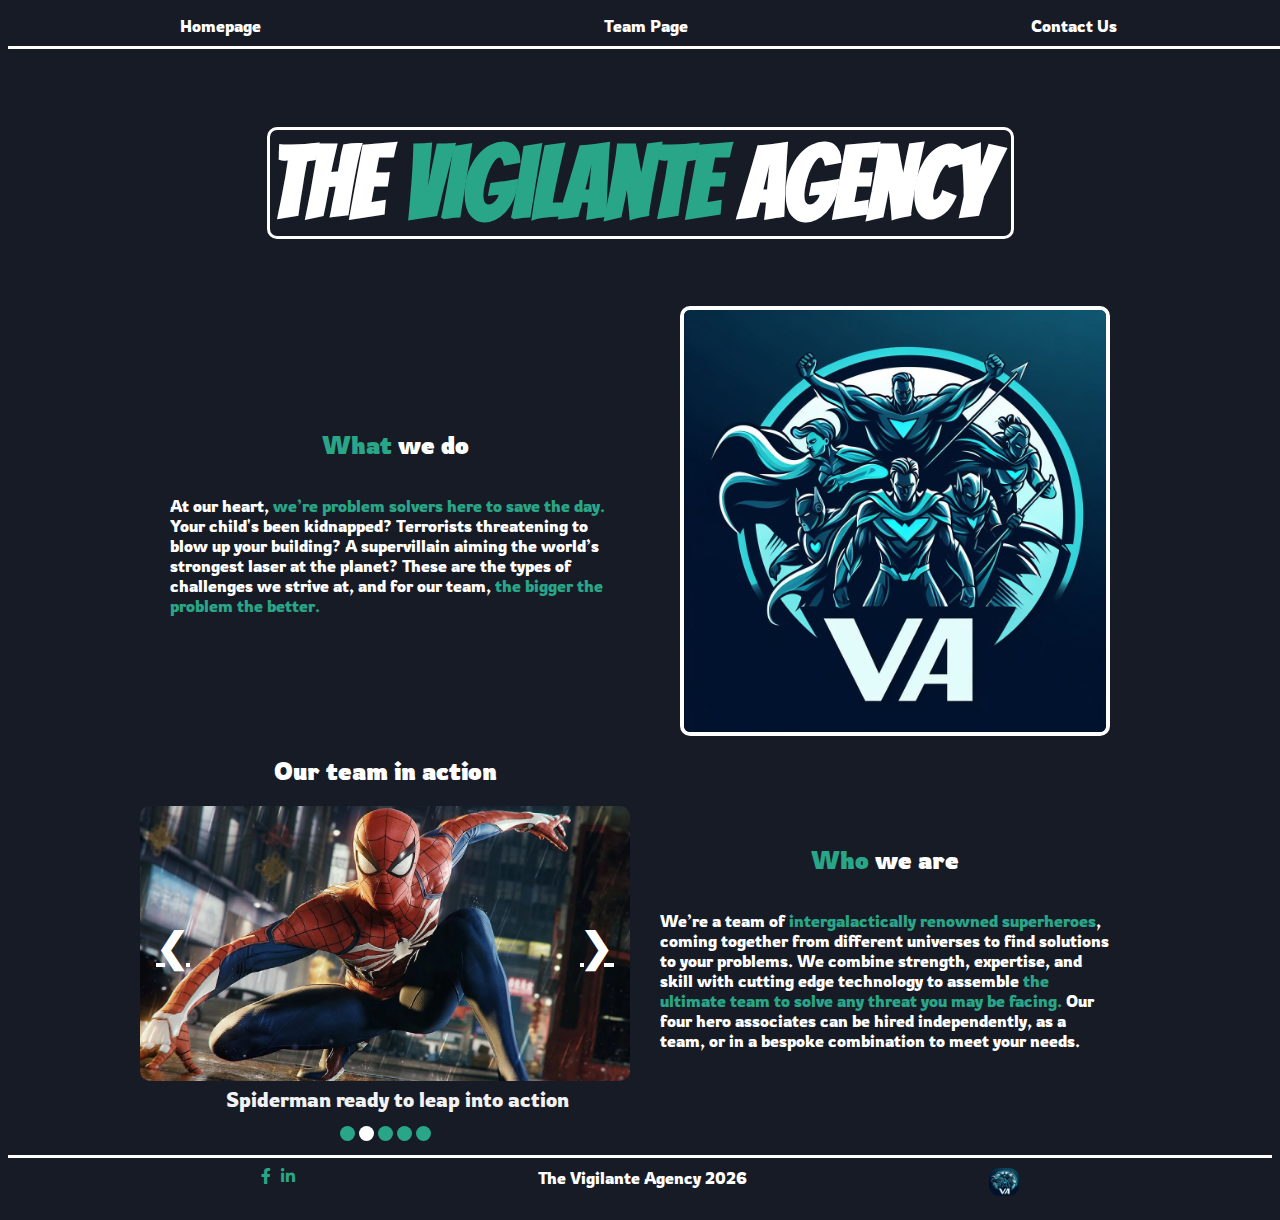
<file: index.html>
<!DOCTYPE html>
<html lang="en">
  <head>
    <meta charset="UTF-8" />
    <meta http-equiv="X-UA-Compatible" content="IE=edge" />
    <meta name="viewport" content="width=device-width, initial-scale=1.0" />
    <link rel="stylesheet" href="style.css" />
    <title>The Vigilante Agency Main</title>
    <link rel="icon" type="image/x-icon" href="Images/logo.jpeg" />
    <link rel="preconnect" href="https://fonts.googleapis.com" />
    <link rel="preconnect" href="https://fonts.gstatic.com" crossorigin />
    <link
      href="https://fonts.googleapis.com/css2?family=Caveat&family=Onest:wght@300&family=Open+Sans:ital,wght@1,300&family=Quicksand:wght@300;400;500;600;700&family=Roboto:wght@300;400&family=Rowdies&display=swap"
      rel="stylesheet"
    />
    <link
      href="https://fonts.googleapis.com/css2?family=Bangers&display=swap"
      rel="stylesheet"
    />
    <link rel="icon" type="image/x-icon" href="Images/logo.jpeg">
    <link rel="preconnect" href="https://fonts.googleapis.com">
<link rel="preconnect" href="https://fonts.gstatic.com" crossorigin>
<link href="https://fonts.googleapis.com/css2?family=Caveat&family=Onest:wght@300&family=Open+Sans:ital,wght@1,300&family=Quicksand:wght@300;400;500;600;700&family=Roboto:wght@300;400&family=Rowdies&display=swap" rel="stylesheet">
<link
rel="stylesheet"
href="https://cdnjs.cloudflare.com/ajax/libs/font-awesome/6.0.0-beta3/css/all.min.css"
      />
<link href="https://fonts.googleapis.com/css2?family=Bangers&display=swap" rel="stylesheet">
  </head>
  <body>
    <nav>
        <ul>
            <li class="home-page">homepage</li>
            <li class="team-page">team page</li>
            <li class="contact-us">contact us</li>
    </nav>
    <main class="super-hero-home-page-container">
      <h1 id="main-title">The <span>Vigilante</span> Agency</h1>
  
      <div class="main-page-box">
        <section class="intro-text">
          <h2><span>What</span> we do</h2>
          <p>
            At our heart,
            <span>we’re problem solvers here to save the day.</span> Your child's
            been kidnapped? Terrorists threatening to blow up your building? A
            supervillain aiming the world’s strongest laser at the planet? These
            are the types of challenges we strive at, and for our team,<span>
              the bigger the problem the better.</span
            >
          </p>
        </section>
        <img
          id="logo"
          src="images/logo.jpeg"
          alt="The Vigilante Agnecy logo. It contains cartoon superheros and the VA letters in front."
        />
      </div>
      <!-- <hr> -->
      <div class="main-page-box">
        <section class="pictures">
          <h2>Our team in action</h2>
          <div class="slideshow-container">
            <div class="photo"></div>
           
      
      
            <div>
              <a class="prev" >&#10094;</a>
              <a class="next" >&#10095;</a>
            </div>
            <br />
            <div id="dot-parent">
         
            </div>
          </div>
      
        </section>
        <section class="intro-text">
          <h2><span>Who</span> we are</h2>
          <p>
            We’re a team of <span>intergalactically renowned superheroes</span>,
            coming together from different universes to find solutions to your
            problems. We combine strength, expertise, and skill with cutting
            edge technology to assemble
            <span
              >the ultimate team to solve any threat you may be facing.</span
            >
            Our four hero associates can be hired independently, as a team, or
            in a bespoke combination to meet your needs.
          </p>
        </section>
      </div>
    </main>
    <footer>
      <div class="icon-parent-container">
        <i class="fa-brands fa-facebook-f"></i>
        <i class="fa-brands fa-linkedin-in"></i>
      </div>
      <div class="year"></div>
      <div class="footer-logo">
        <img   src="images/logo.jpeg" alt="The Vigilante Agency Logo">
      </div>
    </footer>
    

    <script src="index.js"></script>
  </body>
</html>
</file>
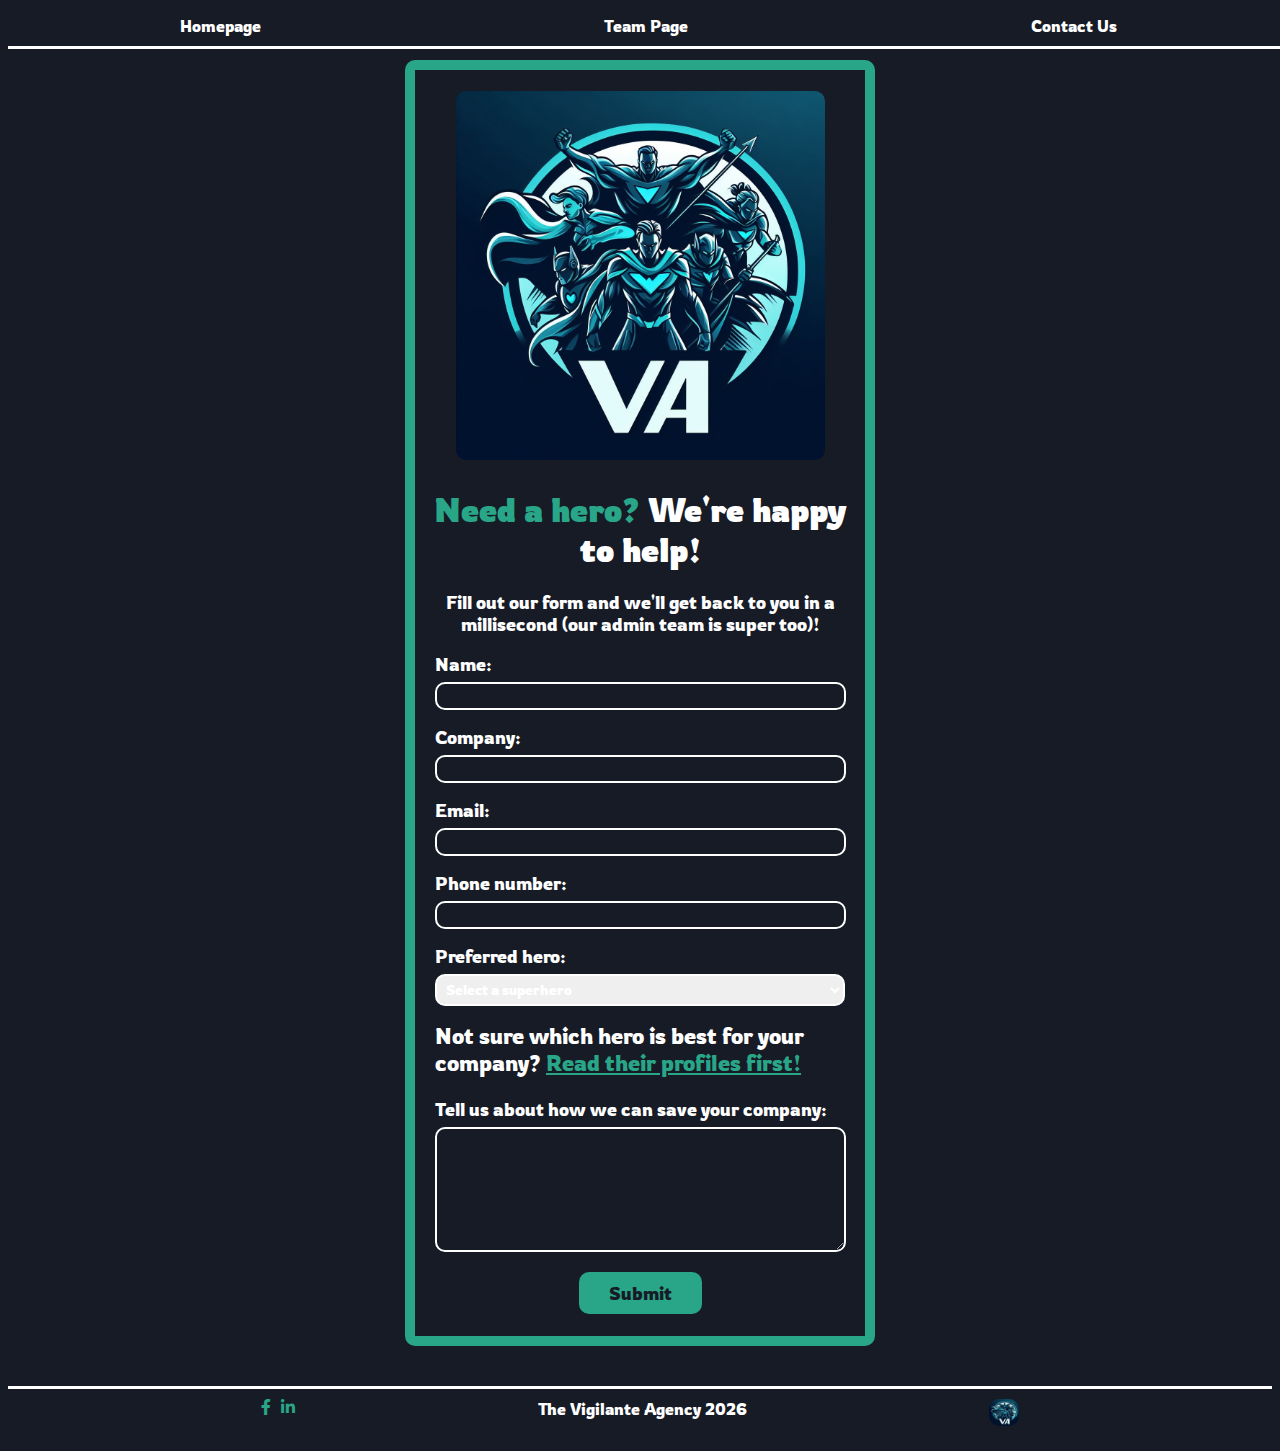
<file: contactus.html>
<!DOCTYPE html>
<html lang="en">
  <head>
    <meta charset="UTF-8" />
    <meta http-equiv="X-UA-Compatible" content="IE=edge" />
    <meta name="viewport" content="width=device-width, initial-scale=1.0" />
    <link rel="stylesheet" href="style.css" />
    <link
      href="https://fonts.googleapis.com/css2?family=Caveat&family=Onest:wght@300&family=Open+Sans:ital,wght@1,300&family=Quicksand:wght@300;400;500;600;700&family=Roboto:wght@300;400&family=Rowdies&display=swap"
      rel="stylesheet"
    />
    <link
      rel="stylesheet"
      href="https://cdnjs.cloudflare.com/ajax/libs/font-awesome/6.0.0-beta3/css/all.min.css"
    />
    <link rel="icon" type="image/jpeg" href="images/logo.jpeg"/>
    <title>Contact Us Main</title>
  </head>
  <header>
    <nav>
      <ul>
        <li class="home-page">homepage</li>
        <li class="team-page">team page</li>
        <li class="contact-us">contact us</li>
      </ul>
    </nav>
  </header>
  <body>
    <div class="contact-body">
      <h1 class="top-contact-text">
  
      <div id="topImages"><img
        src="images/logo.jpeg"
        alt="The Vigilante Agnecy logo. It contains cartoon superheros and the VA letters in front."
      /></div>
      <h1 class="topContactText">
        <span>Need a hero?</span> We're happy to help!
      </h1>
      <p class="top-contact-text" id="strapline">
        Fill out our form and we'll get back to you in a millisecond (our admin
        team is super too)!
      </p>
      <form>
        <label for="name" >Name:</label>
        <input class="contact-box" type="text" name="name" id="name" required />
        <label for="company" >Company:</label>
        <input class="contact-box" type="text" name="company" id="company" required />
        <label for="email" >Email:</label>
        <input class="contact-box" type="email" name="email" id="email" required />
        <label for="phone" >Phone number:</label>
        <input class="contact-box" type="tel" name="phone" id="phone" required />
        <label for="hero-select">Preferred hero:</label>
        <select name="hero" id="hero-select">
          <option id="select">Select a superhero</option>
     
          <!-- <option value="unknown" id="unknown">I'm not sure</option> -->
          
        </select>
        <p id="not-sure">
          Not sure which hero is best for your company?
          <a id="link-to-team" href="/team.html">Read their profiles first!</a>
        </p>
        <label for="message" >Tell us about how we can save your company:</label>
        <textarea name="message" id="message"></textarea>
        <button class="submit-btn" type="submit">Submit</button>
        <div class="request-submitted-msg">
          <div>
            Your request has been <span> submitted</span>. A member of the Vigilante Agency will
            contact you shortly.
          </div>

          </div>
        
         
      </form>
    </div>
    <footer>
      <div class="icon-parent-container">
        <i class="fa-brands fa-facebook-f"></i>
        <i class="fa-brands fa-linkedin-in"></i>
      </div>
      <div class="year"></div>
      <div class="footer-logo">
        <img src="images/logo.jpeg" alt="Vigilante Agnecy Logo">
      </div>
    
    </footer>
    
  </body>
  <script src="index.js"></script>
</html>
</file>
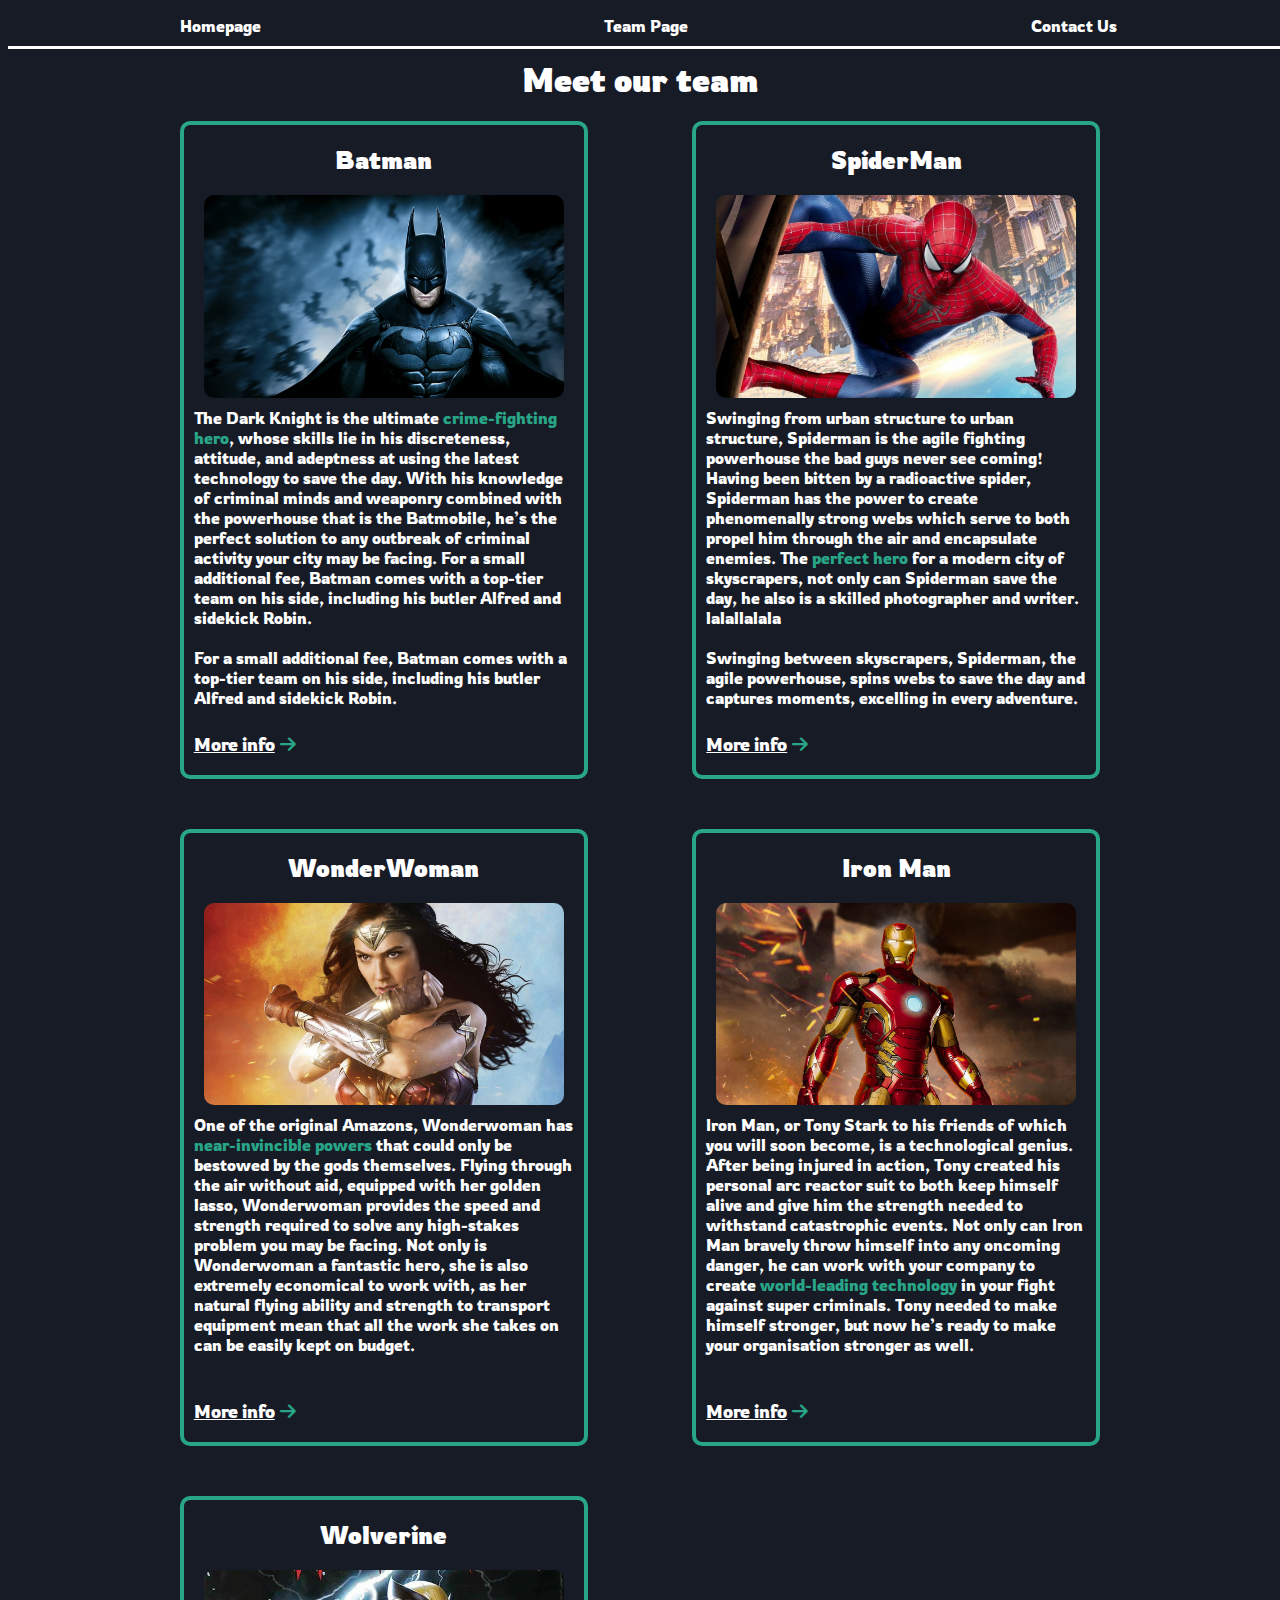
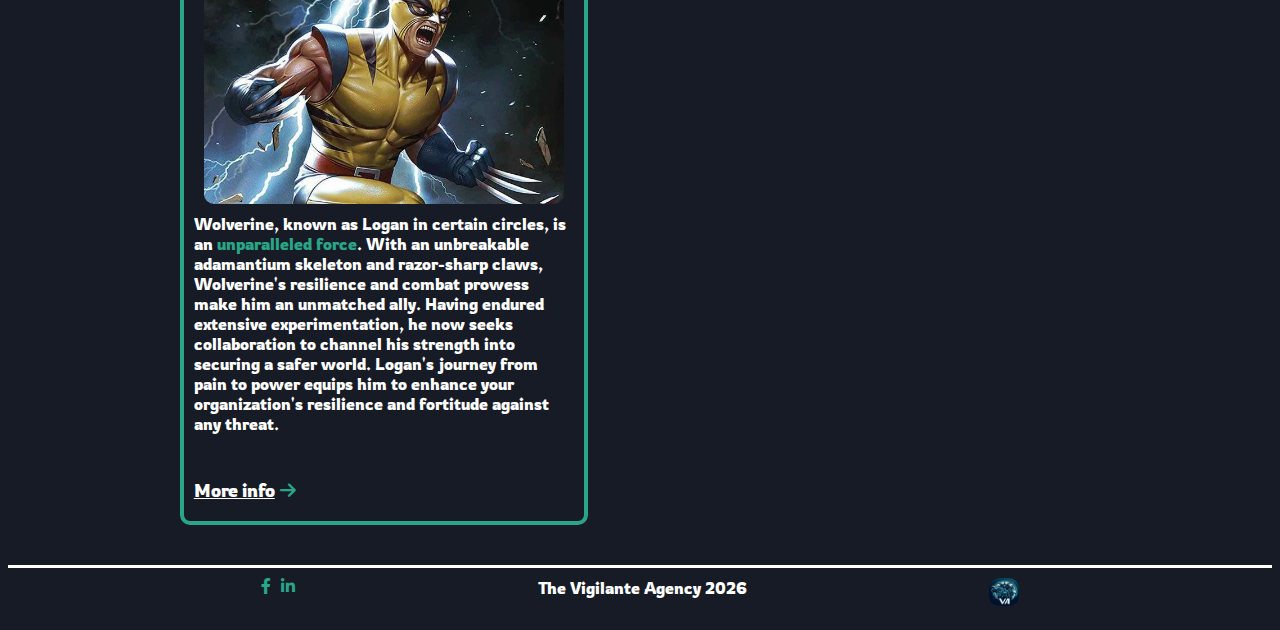
<file: team.html>
<!DOCTYPE html>
<html lang="en">
  <head>
    <meta charset="UTF-8" />
    <meta http-equiv="X-UA-Compatible" content="IE=edge" />
    <meta name="viewport" content="width=device-width, initial-scale=1.0" />
    <link rel="stylesheet" href="style.css" />
    <link rel="preconnect" href="https://fonts.googleapis.com" />
    <link rel="preconnect" href="https://fonts.gstatic.com" crossorigin />
    <link
      href="https://fonts.googleapis.com/css2?family=Caveat&family=Onest:wght@300&family=Open+Sans:ital,wght@1,300&family=Quicksand:wght@300;400;500;600;700&family=Roboto:wght@300;400&family=Rowdies&display=swap"
      rel="stylesheet"
    />
    <link
      rel="stylesheet"
      href="https://cdnjs.cloudflare.com/ajax/libs/font-awesome/6.0.0-beta3/css/all.min.css"
    />
    <link
      rel="stylesheet"
      href="https://cdnjs.cloudflare.com/ajax/libs/font-awesome/6.0.0-beta3/css/all.min.css"
    />
    <link rel="icon" type="image/x-icon" href="Images/logo.jpeg" />
    <title>Team Main</title>
  </head>
  <body>
    <nav>
      <ul>
        <li class="home-page">homepage</li>
        <li class="team-page">team page</li>
        <li class="contact-us">contact us</li>
      </ul>
    </nav>
    <header>
      <h1>Meet our team</h1>
    </header>

    <main class="super-hero-main">

     
       
      
      </section>
    </main>
    <footer>
      <div class="icon-parent-container">
        <i class="fa-brands fa-facebook-f"></i>
        <i class="fa-brands fa-linkedin-in"></i>
      </div>
      <div class="year"></div>
      <div class="footer-logo">
        <img src="images/logo.jpeg" alt="Vigilante Agnecy Logo" />
      </div>
    </footer>
  </body>
  <script src="index.js"></script>
</html>
</file>
<file: style.css>
:root {
  --primary-color:#171b26;
  --secondary-color: #29a587;
  --tertiary-color: #fff;
}


body {
  background-color: var(--primary-color);
  font-family: "Rowdies", sans-serif;
  color: var(--tertiary-color);
  margin-top: 60px;
  position: relative;
}


ul {
  display: flex;
  justify-content: space-around;
  list-style: none;
  border-bottom: var(--tertiary-color) 3px solid;
  max-width: 100vw;
  background-color: var(--primary-color);
  padding-left: 0;
}

.request-submitted-msg {
  display: flex;
  align-items: center;
  width: 50%;
  height: 100px;
  position: absolute;
  padding: 0 10px;
  top: 50%;
  left: 50%;
  transform: translate(-50%, -80%);
  border: 4px solid var(--secondary-color);
  border-radius: 10px;
  text-align: center;
  background-color: var(--primary-color);
  visibility: hidden;
}

li {
  margin-bottom: 10px;
  text-transform: capitalize;
  transition: transform 1.5s ease; /* Set the transition for the transform property */
  cursor: pointer;
  background-color: var(--primary-color)
}

li:hover {
  transform: scale(1.2); /* Apply the transform property for the hover state */
}


.super-hero-main {
  max-width: 1000px;
  display: grid;
  grid-template-columns: repeat(2, 1fr);
  margin-left: auto;
  margin-right: auto;
  margin-bottom: 40px;
  gap: 50px 25px;

}




.bio-box {
  display: flex;
  flex-direction: column;
  width: 400px;
  height: fit-content;
  border: 4px var(--secondary-color) solid;
  border-radius: 10px;
}

h1,
h2,
p {
  text-align: center;
}

nav {
  height: 5%;
  position: fixed;
  top: 0;
  width: 100%;
  background-color: var(--primary-color);
  z-index: 1;
}

footer {
  display: flex;
  justify-content: space-evenly;
  max-width: 100vw;
  border-top: 3px solid var(--tertiary-color);
  height: 5%;
  text-align: center;
  padding: 10px;
  background-color: var(--primary-color);
}


.images {
  display: flex;
  justify-content: center;
  column-gap: 10px;
}



.images > * {
  width: 200px;
  height: 200px;
  object-fit: fill;
}

.images :hover {
  transform: scale(1.5);
  transition: transform 1.5s ease;
}

span {
  color: var(--secondary-color)
}
form {
 
  padding-left: 20px;
  padding-right: 20px;
}

p {
 
  text-align: left;
}



label {
  display: block;
  font-size: 18px;
}

.contact-body {
  max-width: 450px;
  margin-left: auto;
  margin-right: auto;
  border: solid 10px var(--secondary-color);
  border-radius: 10px;
  margin-top: 40px;
  margin-bottom: 40px;
}

.cartoonSounds {
  max-width: 20rem;
}

.top-contact-text {
  text-align: center;
  padding-left: 20px;
  padding-right: 20px;
}

#strapline {
  font-size: 18px;
}

#imageBottom {
  display: block;
  margin-left: auto;
  margin-right: auto;
  padding-top: 1rem;
}

.contact-box {
  padding: 0.3rem;
  border-radius: 10px;
  margin-bottom: 1rem;
  margin-top: 0.4rem;
  border: none;
  border: 2px var(--tertiary-color) solid;
  width: 97%;
  background-color: var(--primary-color);
  color: var(--tertiary-color);
}

textarea {
  background-color: var(--primary-color);
  padding: 0.3rem;
  border-radius: 10px;
  margin-bottom: 1rem;
  margin-top: 0.4rem;
  border: none;
  border: 2px var(--tertiary-color) solid;
  width: 97%;
  height: 7rem;
  font-size: 18px;
  color: var(--tertiary-color);
}

select {
  padding: 0.3rem;
  border-radius: 10px;
  margin-bottom: 1rem;
  margin-top: 0.4rem;
  border: none;
  width: 100%;
  font-size: 14px;
  font-family: "Rowdies", sans-serif;
  background-color: var();
  color: var(--tertiary-color);
  border: 2px var(--tertiary-color) solid;
}

legend {
  font-size: 18px;
}

#not-sure {
  margin-top: 0rem;
  font-size: 22px;
}

button {
  padding: 10px 30px;
  background-color: var(--secondary-color);
  border-radius: 10px;
  border: none;
  font-size: 18px;
  color: #171b26;
  display: block;
  margin-left: auto;
  margin-right: auto;
  margin-bottom: 21.44px;
  font-family: "Rowdies", sans-serif;
}

.super-hero-link {
  text-align: left;

  cursor: pointer;
  margin-left: 0px;
  padding-left: 10px;
  padding-bottom: 20px;
  padding-top: 15px;
  font-size: 18px;
}

a {
  color: #fff;
  text-decoration: underline;
  margin-right: 1px;
  transition: margin-right 0.3s;
}

a:hover {
  margin-right: 15px;
}

i {
  color: var(--secondary-color);
}


#link-to-team {
  color: var(--secondary-color);
  transition: color 1s ease-in-out;
}

#link-to-team:hover {
  color: var(--tertiary-color);
}


.bio {
  padding: 10px;
}

aside {
  padding: 10px;
  text-align: left;
}

img {
  width: 90%;
  height: 80%;
  border-radius: 10px;
}

.super-hero-image {
  width: 100%;
  display: flex;
  justify-content: center;
  transition: transform 1.5s; /* Apply transition in the default state */
}

.super-hero-image:hover {
  transform: scale(1.11); /* Apply scaling on hover */
}

.super-hero-section {
  display: flex;
  /* margin-bottom: 60px; */
  margin-left: auto;
  margin-right: auto;
 
}

.super-hero-home-page-container {
  max-width: 1000px;
  display: flex;
  flex-direction: column;
  align-items: center;
  justify-content: center;
  margin-left: auto;
  margin-right: auto;

}



.pictures {
  flex-shrink: 1;
  flex-grow: 1;
  max-width: 100%;
  width: 35%;
}

.slideshow-container {
  position: relative;
  margin-right: auto;
  margin-left: auto;

}

.my-slides {
  display: none; 
}

.slide-pics {
  width: 100%;
}

.prev,
.next {
  cursor: pointer;
  position: absolute;
  top: 35%;
  width: auto;
  margin-top: -22px;
  padding: 15px;
  color: var(--tertiary-color);
  font-weight: bold;
  font-size: 40px;
  transition: 0.6s ease;
  border-radius: 0 3px 3px 0;
  user-select: none;
}

.next {
  right: 0;
  border-radius: 3px 0 0 3px;
}

.prev {
  left: 0;
  margin-left: 1px;
  transition: margin-left 0.3s;
}

.prev:hover {
  margin-left: 15px;
}

.text {
  color: #f2f2f2;
  font-size: 20px;
  padding: 2px 12px;
  padding-bottom: 10px;
  position: absolute;
  display: block;
  width: 100%;
  text-align: center;
}

#dot-parent {
  text-align: center;
  padding: 10px;
  margin-top: 10px;
}

.dot {
  display: block;
  cursor: pointer;
  height: 15px;
  width: 15px;
  margin: 0 2px;
  background-color: var(--secondary-color);
  border-radius: 50%;
  display: inline-block;
  transition: background-color 0.6s ease;
}


.fade {
  animation-name: fade;
  animation-duration: 1.5s;
}

.main-page-box {
  display: flex;
  flex-wrap: wrap;
  justify-content: space-evenly;
}

#logo {
  width: 35%;
  border: solid var(--tertiary-color) 4px;
  margin-left: 30px;
  margin-right: 30px;
  flex-shrink: 1;
  flex-grow: 1;
}

.intro-text {
  display: flex;
  flex-direction: column;
  justify-content: center;
  text-align: center;
  width: 45%;
  margin: 30px;
}



#main-title {
  font-size: 100px;
  font-family: Bangers;
  border: solid;
  padding-right: 20px;
  border-radius: 10px;
}

.switch-to-white {
  background-color: var(--tertiary-color);
}

.green {
  background-color: var(--secondary-color);
}



.footer-logo {
  width: 30px;
}

.footer-logo * {
  width: 100%;
}


footer > *:not(:nth-child(2)) {
  cursor: pointer;
}

.icon-parent-container {
  display: flex;
  justify-content: space-between;
  gap: 10px;
}




/* responsiveness  start*/



@media (max-width: 410px) {
  .bio-box {
    width: 340px;
  }
}

@media (max-width: 280px) {
  .bio-box {
    width: 255px;
  }
  ul {
    flex-direction: column;
    align-items: center;
    padding-left: 0px;
  }
}

@media (max-width: 870px) {
  .super-hero-main {
    grid-template-columns: repeat(1, 1fr);
  }
}



@keyframes fade {
  from {
    opacity: 0.4;
  }
  to {
    opacity: 1;
  }
}

@media only screen and (max-width: 800px) {
  .slideshow-container {
    max-width: 100%;
    width: 90%;
  }
}

@media only screen and (max-width: 600px) {
  .intro-text {
    width: 100%;
  }

  .text {
    font-size: 14px;
  }
  p {
    text-align: center;
  }
}

@media only screen and (max-width: 400px) {
  body {
    margin-top: 120px;
  }
  #main-title {
    font-size: 80px;
  }
}

.footer-logo {
  width: 30px;
}

.footer-logo * {
  width: 100%;
}

@media (max-width: 405px) {
  footer {
    flex-direction: column;
    row-gap: 5px;
  }
  .icon-parent-container,
  .footer-logo {
    margin-left: auto;
    margin-right: auto;
  }

}
/* responsiveness  end*/
</file>
